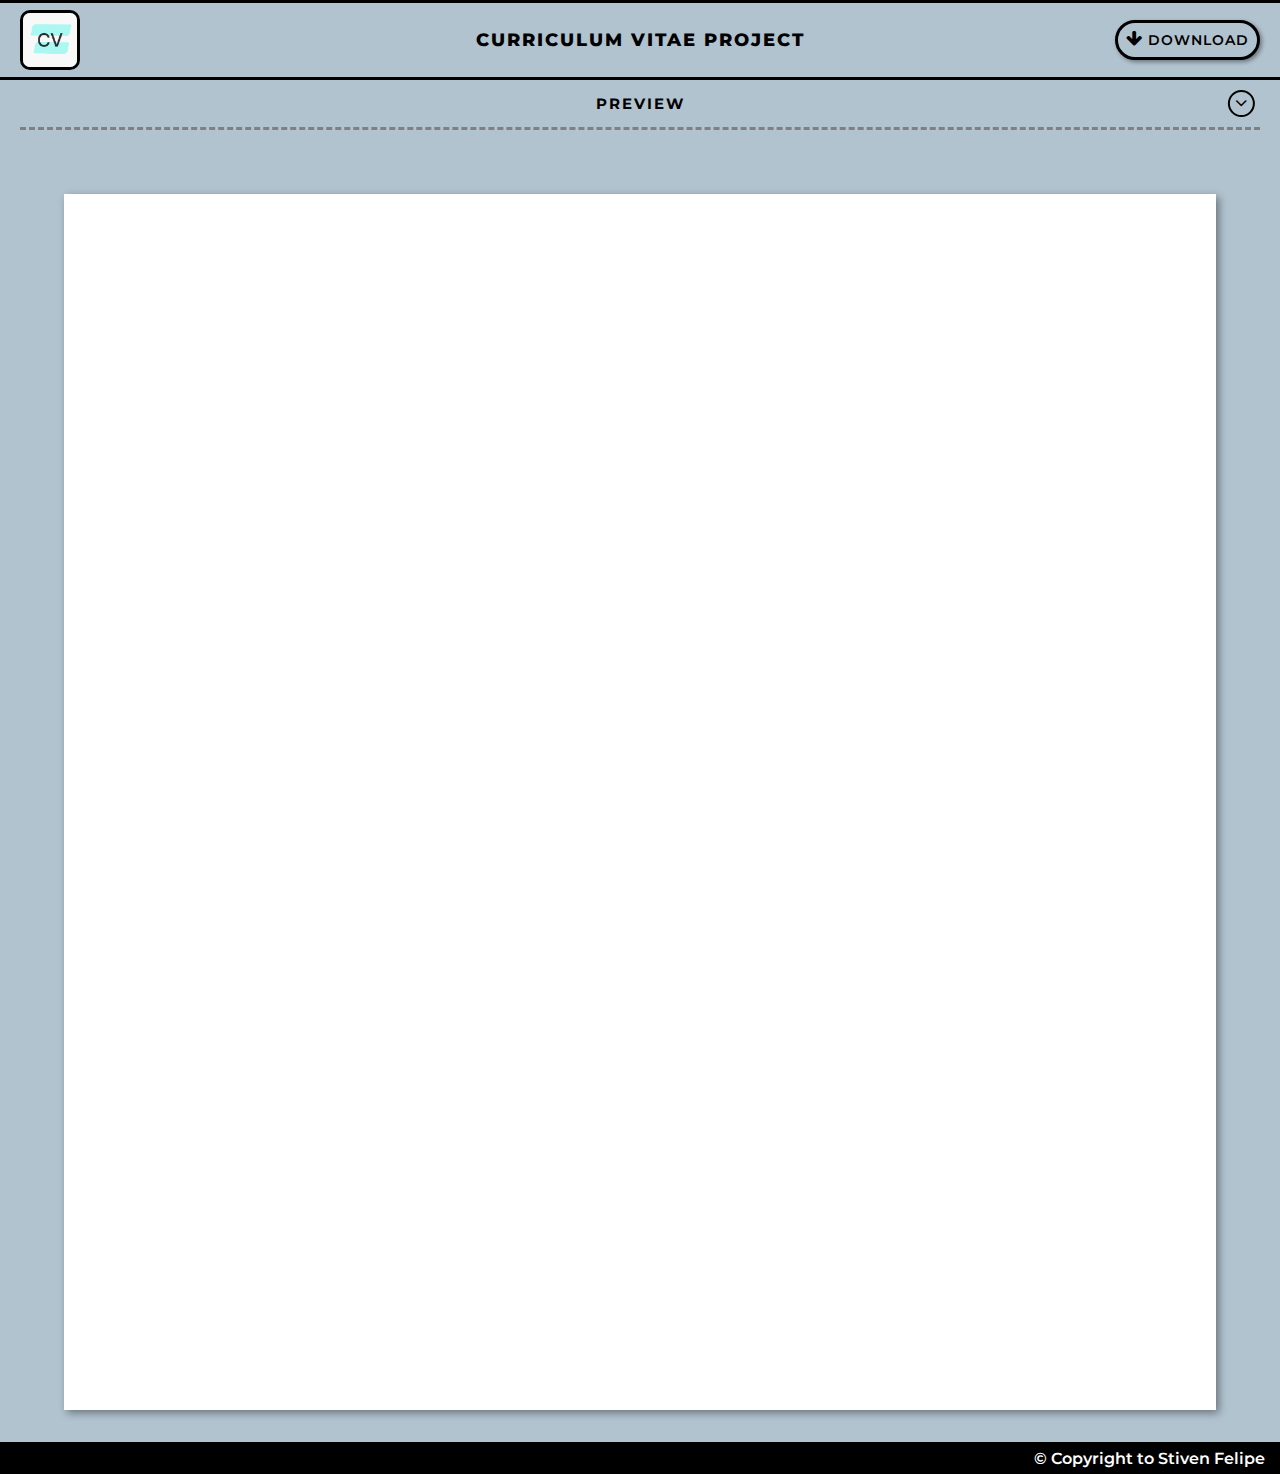
<file: index.html>
<!DOCTYPE html>
<html lang="en">
<head>
    <meta charset="UTF-8">
    <meta http-equiv="X-UA-Compatible" content="IE=edge">
    <meta name="viewport" content="width=device-width, initial-scale=1.0">
    <title>Curriculum Vitae - Preview, Download</title>
    <link rel="stylesheet" href="style.css">
    <link rel="icon" href="logo-cv.png">
    <link rel="stylesheet" href="https://cdnjs.cloudflare.com/ajax/libs/font-awesome/4.7.0/css/font-awesome.css" integrity="sha512-5A8nwdMOWrSz20fDsjczgUidUBR8liPYU+WymTZP1lmY9G6Oc7HlZv156XqnsgNUzTyMefFTcsFH/tnJE/+xBg==" crossorigin="anonymous" referrerpolicy="no-referrer" />
</head>
<body>
    <header class="head">
        <nav class="navbar">
            <div class="img-container">
                <img src="logo-cv.png">
            </div>
            <div class="title">Curriculum Vitae project</div>
            <button id="downloadButton">
                <i class="fa fa-arrow-down" aria-hidden="true"></i> Download
            </button>
        </nav>
        <h5 class="preview-label">
            PREVIEW <button class="active"><i class="fa fa-angle-right toggle" aria-hidden="true"></i></button>
        </h5>
    </header>
    <section class="preview-cv">
        <iframe class="iframe-cv" src="cv-pdf-files/Stiven Felipe - Currículo.pdf"></iframe>
    </section>
    <footer>
        <p>© Copyright to Stiven Felipe</p>
    </footer>
    <script src="script.js"></script>
</body>
</html>
</file>
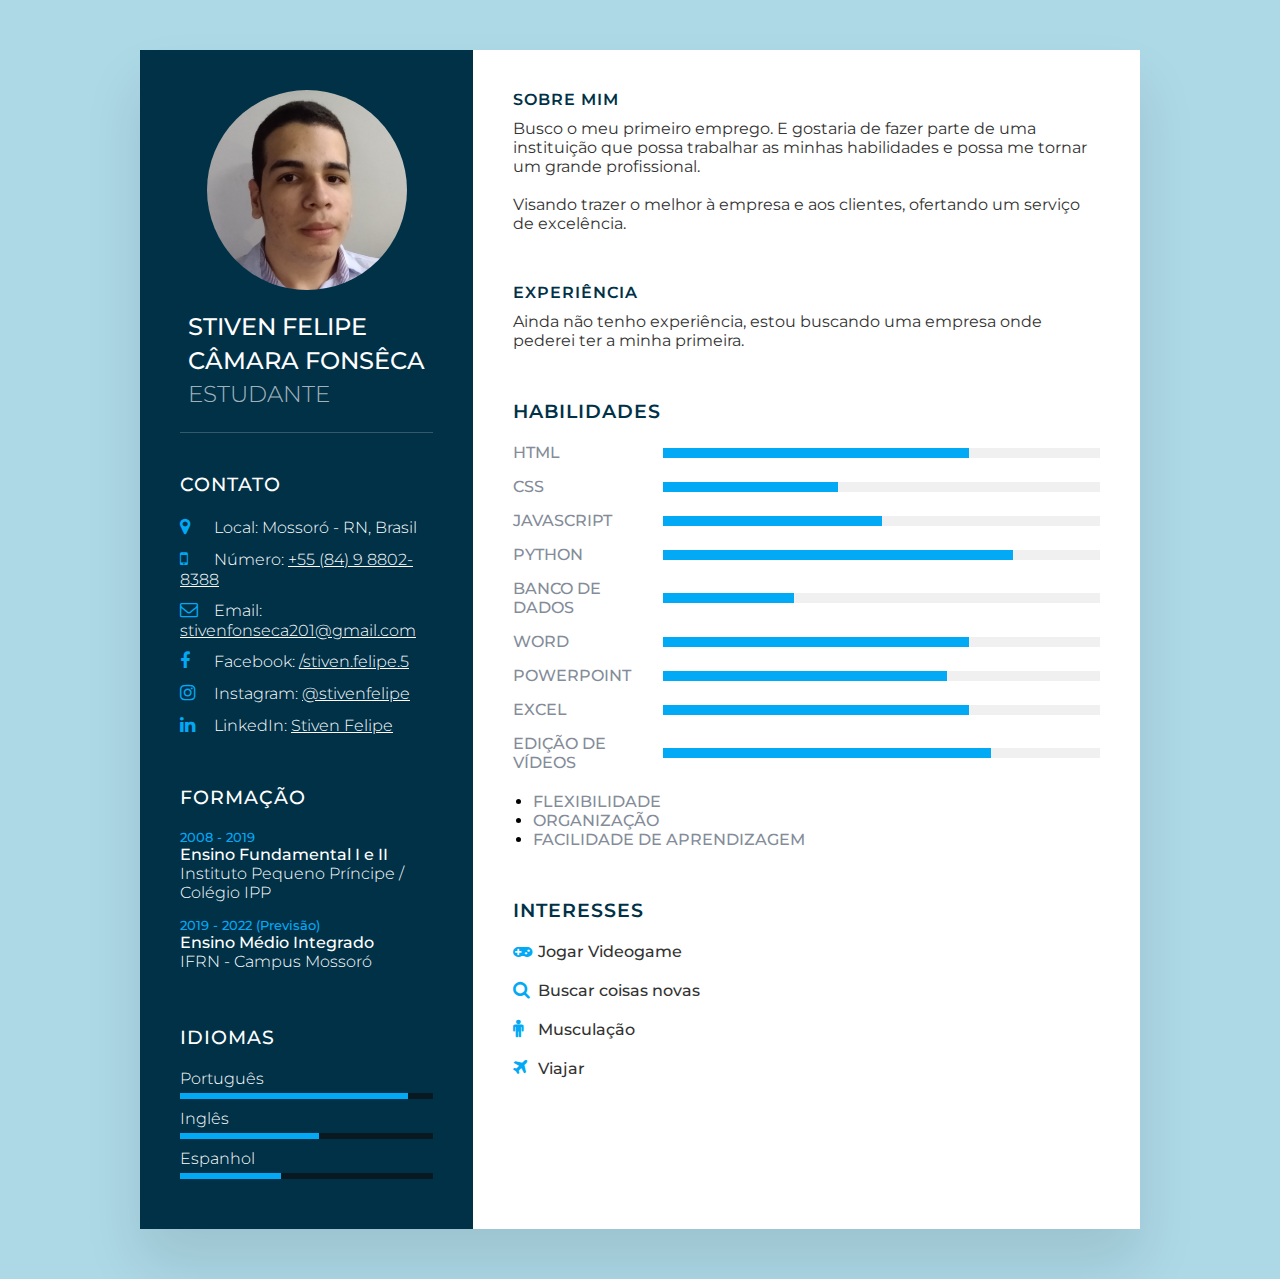
<file: cv-element/curriculum-vitae.html>
<!DOCTYPE html>
<html lang="pt-br">
<head>
	<meta charset="utf-8">
	<title>Stiven Felipe - Currículo</title>
	<link rel="stylesheet" type="text/css" href="curriculo_style.css">
	<link rel="stylesheet" href="https://cdnjs.cloudflare.com/ajax/libs/font-awesome/4.7.0/css/font-awesome.css" integrity="sha512-5A8nwdMOWrSz20fDsjczgUidUBR8liPYU+WymTZP1lmY9G6Oc7HlZv156XqnsgNUzTyMefFTcsFH/tnJE/+xBg==" crossorigin="anonymous" referrerpolicy="no-referrer" />
</head>
<body>

<style type="text/css"></style> <!-- Futuramente colocarei todo o style nesse arquivo. -->

<div class="container">
	<div class="esquerda">
		<div class="perfil">
			<div class="imgBx">
				<img src="Foto Stiven_cut2.jpg" alt="">
			</div>
			<h2>Stiven Felipe<br>Câmara Fonsêca<br><span>Estudante</span></h2>
		</div>

		<div class="contato">
			<h3 class="titulo">Contato</h3>
			<ul>
				<li>
					<span class="icon"><i class="fa fa-map-marker" aria-hidden="true"></i></span>
					<span class="tipo">Local: </span>
					<span class="texto">Mossoró - RN, Brasil</span>
				</li>
				<li>
					<span class="icon"><i class="fa fa-mobile" aria-hidden="true"></i></span>
					<span class="tipo">Número:</span>
					<span class="texto"><a href="https://wa.me/5584988028388" target="_blank">+55 (84) 9 8802-8388</a></span>
				</li>
				<li>
					<span class="icon"><i class="fa fa-envelope-o" aria-hidden="true"></i></span>
					<span class="tipo">Email: </span>
					<span class="texto"><a href="mailto:stivenfonseca201@gmail.com" target="_blank">stivenfonseca201@gmail.com</a></span>
				</li>
				<li>
					<span class="icon"><i class="fa fa-facebook" aria-hidden="true"></i></span>
					<span class="tipo">Facebook: </span>
					<span class="texto"><a href="https://www.facebook.com/stiven.felipe.5" target="_blank">/stiven.felipe.5</a></span>
				</li>
				<li>
					<span class="icon"><i class="fa fa-instagram" aria-hidden="true"></i></span>
					<span class="tipo">Instagram: </span>
					<span class="texto"><a href="https://www.instagram.com/stivenfelipe/" target="_blank">@stivenfelipe</a></span>
				</li>
				<li>
					<span class="icon"><i class="fa fa-linkedin" aria-hidden="true"></i></span>
					<span class="tipo">LinkedIn: </span>
					<span class="texto"><a href="https://www.linkedin.com/in/stiven-felipe-c%C3%A2mara-fons%C3%AAca-a40317230" target="_blank">Stiven Felipe</a></span>
				</li>
			</ul>
		</div>

		<div class="contato formacao">
			<h3 class="titulo">Formação</h3>
			<ul>
				<li>
					<h5>2008 - 2019</h5>
					<h4>Ensino Fundamental I e II</h4>
					<h4>Instituto Pequeno Príncipe / Colégio IPP</h4>
				</li>
				<li>
					<h5>2019 - 2022 (Previsão)</h5>
					<h4>Ensino Médio Integrado</h4>
					<h4>IFRN - Campus Mossoró</h4>
				</li>
			</ul>
		</div>

		<div class="contato idiomas">
			<h3 class="titulo">Idiomas</h3>
			<ul>
				<li>
					<span class="texto">Português</span>
					<span class="porcento">
						<div style="width: 90%;"></div>
					</span>
				</li>
				<li>
					<span class="texto">Inglês</span>
					<span class="porcento">
						<div style="width: 55%;"></div>
					</span>
				</li>
				<li>
					<span class="texto">Espanhol</span>
					<span class="porcento">
						<div style="width: 40%;"></div>
					</span>
				</li>
			</ul>
		</div>
	</div>


	<div class="direita">
		<div class="sobre">
			<div class="titulo2">Sobre mim</div>
			<p>
				Busco o meu primeiro emprego. E gostaria de fazer parte de uma instituição
				que possa trabalhar as minhas habilidades e possa me tornar um grande profissional.<br><br>
				Visando trazer o melhor à empresa e aos clientes, ofertando um serviço de excelência.
			</p>
		</div>
		<div class="sobre experiencia">
			<div class="titulo2">Experiência</div>
			<p>
				Ainda não tenho experiência, estou buscando uma empresa onde pederei ter
				a minha primeira.
			</p>
		</div>
		<div class="sobre habilidades">
			<h3 class="titulo2" style="margin-bottom: 20px;">Habilidades</h3>
			<div class="campo">
				<h4>HTML</h4>
				<div class="porcento">
					<div style="width: 70%;"></div>
				</div>
			</div>
			<div class="campo">
				<h4>CSS</h4>
				<div class="porcento">
					<div style="width: 40%;"></div>
				</div>
			</div>
			<div class="campo">
				<h4>JavaScript</h4>
				<div class="porcento">
					<div style="width: 50%;"></div>
				</div>
			</div>
			<div class="campo">
				<h4>Python</h4>
				<div class="porcento">
					<div style="width: 80%;"></div>
				</div>
			</div>
			<div class="campo">
				<h4>Banco de dados</h4>
				<div class="porcento">
					<div style="width: 30%;"></div>
				</div>
			</div>
			<div class="campo">
				<h4>Word</h4>
				<div class="porcento">
					<div style="width: 70%;"></div>
				</div>
			</div>
			<div class="campo">
				<h4>PowerPoint</h4>
				<div class="porcento">
					<div style="width: 65%;"></div>
				</div>
			</div>
			<div class="campo">
				<h4>Excel</h4>
				<div class="porcento">
					<div style="width: 70%;"></div>
				</div>
			</div>
			<div class="campo">
				<h4>Edição de vídeos</h4>
				<div class="porcento">
					<div style="width: 75%;"></div>
				</div>
			</div>
			<ul class="campo2">
				<li><h4>Flexibilidade</h4></li>
				<li><h4>Organização</h4></li>
				<li><h4>Facilidade de aprendizagem</h4></li>
			</ul>
		</div>
		<div class="sobre interesses">
			<h3 class="titulo2">Interesses</h3>
			<ul>
				<li><i class="fa fa-gamepad" aria-hidden="true"></i>Jogar Videogame</li>
				<li><i class="fa fa-search" aria-hidden="true"></i>Buscar coisas novas</li>
				<li><i class="fa fa-male" aria-hidden="true"></i>Musculação</li>
				<li><i class="fa fa-plane" aria-hidden="true"></i>Viajar</li>
			</ul>
		</div>

	</div>
</div>

</body>
</html>
</file>
<file: style.css>
@import url('https://fonts.googleapis.com/css2?family=Montserrat:wght@400;500;600&display=swap');

* {
    padding: 0;
    margin: 0;
    font-family: 'Montserrat', 'sans-serif';
    box-sizing: border-box;
}

body {
    background: var(--background-color);
    display: flex;
    flex-direction: column;
    min-height: 100vh;
    position: relative;
}

:root {
    --background-color: rgba(177,195,207,1);
    --shadow-color: rgba(0,0,0,0.4);
}

header {
    width: 100%;
    text-transform: uppercase;
    font-weight: 800;
    font-size: 18px;
    letter-spacing: 2px;
}
header .navbar {
    min-height: 80px;
    position: relative;
    display: flex;
    padding: 0 20px;
    justify-content: space-between;
    align-items: center;
    border-top: 3px solid black;
    border-bottom: 3px solid black;
}
header .navbar > .title {
    position: absolute;
    left: 50%;
    transform: translateX(-50%);
}
header .navbar > button {
    padding: 8px;
    background: var(--background-color);
    border: 3px solid black;
    border-radius: 25px;
    font-weight: 600;
    letter-spacing: 1px;
    text-transform: uppercase;
    font-size: 14px;
    box-shadow: 2px 2px 4px var(--shadow-color);
    cursor: pointer;
}
header .navbar > button > i {
    font-size: 1.1rem;
}
header .navbar > .img-container {
    border: 3px solid black;
    border-radius: 10px;
    height: 60px;
    width: 60px;
    overflow: hidden;
    display: flex;
    justify-content: center;
    place-items: center;
}
header .navbar > .img-container > img{
    object-fit: cover;
    height: 60px;
}
header .preview-label {
    margin: 0 20px;
    min-height: 50px;
    display: flex;
    justify-content: center;
    align-items: center;
    border-bottom: 3px dashed gray;
    position: relative;
}

header .preview-label button {
    position: absolute;
    right: 5px;
    font-weight: 800;
    font-size: 1.2rem;
    width: 1.4em;
    height: 1.4em;
    display: flex;
    justify-content: center;
    align-items: center;
    border: 2px solid black;
    border-radius: 50%;
    background: var(--background-color);
    transition: 0.1s;
    cursor: pointer;
}

header .preview-label button.active {
    transform: rotate(90deg);
}


footer {
    background: black;
    height: 2rem;
    color: white;
    display: flex;
    font-weight: 600;
    align-items: center;
    justify-content: end;
    padding: 15px;
    position: absolute;
    bottom: 0;
    width: 100%;
}

.preview-cv {
    background: white;
    height: 95vw;
    margin: 5vw;
    box-shadow: 3px 3px 8px var(--shadow-color);
    position: relative;
    transition: 1s cubic-bezier(0.64, 0, 0.15, 1);
    max-height: 0;
    overflow: hidden;
}
.preview-cv .iframe-cv {
    position: absolute;
    top: 0;
    left: 0;
    bottom: 0;
    right: 0;
    width: 100%;
    height: 100%;
    border: none;
}
</file>
<file: cv-element/curriculo_style.css>
@import url('https://fonts.googleapis.com/css2?family=Montserrat:wght@400;500&display=swap');

* {
	margin: 0;
	padding: 0;
	box-sizing: border-box;
	font-family: 'Montserrat', sans-serif;
}
body {
	background: lightblue;
	display: flex;
	justify-content: center;
	align-items: center;
	min-height: 100vh;
}

.container {
	position: relative;
	width: 100%;
	max-width: 1000px;
	min-height: 1000px;
	margin: 50px;
	background: white;
	display: grid;
	grid-template-columns: 1fr 2fr;
	box-shadow: 0 35px 55px rgba(0,0,0,0.1);
}
.container .esquerda {
	position: relative;
	padding: 40px;
	background: #003147;
}
.perfil {
	position: relative;
	display: flex;
	flex-direction: column;
	align-items: center;
	padding-bottom: 20px;
	border-bottom: 1px solid rgba(255,255,255,0.2);
}
.perfil .imgBx {
	position: relative;
	height: 200px;
	width: 200px;
	border-radius: 50%;
	overflow: hidden;
}
.perfil .imgBx img {
	position: absolute;
	top: 0;
	left: 0;
	width: 100%;
	height: 100%;
	object-fit: cover;
}
.perfil h2 {
	color: white;
	font-size: 1.5em;
	margin-top: 20px;
	text-transform: uppercase;
	font-weight: 500;
	line-height: 1.4em;
}
.perfil h2 span {
	color: rgba(255,255,255,0.65);
	font-size: 0.95em;
	font-weight: 300;
}

.contato {
	padding-top: 40px;
}
.titulo {
	color: white;
	text-transform: uppercase;
	font-weight: 500;
	letter-spacing: 1px;
	margin-bottom: 20px;
}
.contato ul {
	position: relative;
}
.contato ul li {
	position: relative;
	list-style: none;
	margin: 10px 0;
	cursor: pointer;
}
.contato ul li .icon {
	display: inline-block;
	width: 30px;
	font-size: 18px;
	color: #03a9f4;
}
.contato ul li span {
	color: white;
	font-weight: 300;
}
.contato ul li span a:link, a:visited {
	color: white;
	text-decoration: underline;
}
.contato.formacao li {
	margin-bottom: 15px;
}
.contato.formacao h5 {
	color: #03a9f4;
	font-weight: 500;
}
.contato.formacao h4:nth-child(2) {
	color: white;
	font-weight: 500;
}
.contato.formacao h4 {
	color: white;
	font-weight: 300;
}
.contato.idiomas .porcento {
	position: relative;
	width: 100%;
	height: 6px;
	background: #081921;
	display: block;
	margin-top: 5px;
}
.contato.idiomas .porcento div {
	position: absolute;
	top: 0;
	left: 0;
	height: 100%;
	background: #03a9f4;
}


.container .direita {
	position: relative;
	padding: 40px;
	background: white;
}
.sobre {
	margin-bottom: 50px;
}
.sobre:last-child {
	margin-bottom: 0;
}
.titulo2 {
	color: #003147;
	text-transform: uppercase;
	letter-spacing: 1px;
	margin-bottom: 10px;
	font-weight: 600;
}
p {
	color: #333;
}
.sobre.habilidades .campo {
	position: relative;
	width: 100%;
	display: grid;
	grid-template-columns: 150px 1fr;
	justify-content: center;
	align-items: center;
	margin-bottom: 15px;
}
.sobre.habilidades .campo2 {
	position: relative;
	width: 100%;
	display: grid;
	grid-template-columns: repeat(1, 1fr);
	justify-content: center;
	align-items: center;
	margin-bottom: 15px;
	margin-top: 20px;
	margin-left: 20px;
}
.sobre.habilidades .campo h4 {
	text-transform: uppercase;
	color: #848c99;
	font-weight: 500;
}
.sobre.habilidades .campo2 h4 {
	text-transform: uppercase;
	color: #848c99;
	font-weight: 500;
}
.sobre.habilidades .campo .porcento {
	position: relative;
	width: 100%;
	height: 10px;
	background: #f0f0f0;
}
.sobre.habilidades .campo .porcento div {
	position: absolute;
	top: 0;
	left: 0;
	height: 100%;
	background: #02a9f5;
}
.sobre.interesses ul {
	display: grid;
	grid-template-rows: repeat(4, 1fr);
}
.sobre.interesses ul li {
	list-style: none;
	color: #333;
	font-weight: 500;
	margin: 10px 0;
}
.sobre.interesses ul li .fa {
	color: #03a9f4;
	font-size: 18px;
	width: 25px;
}

@media (max-width: 1000px) {
	.container {
		margin: 10px;
		grid-template-columns: repeat(1, 1fr);
	}
}

@media (max-width: 600px) {
	.sobre.habilidades .campo{
		grid-template-columns: repeat(1, 1fr);
	}
}
</file>
